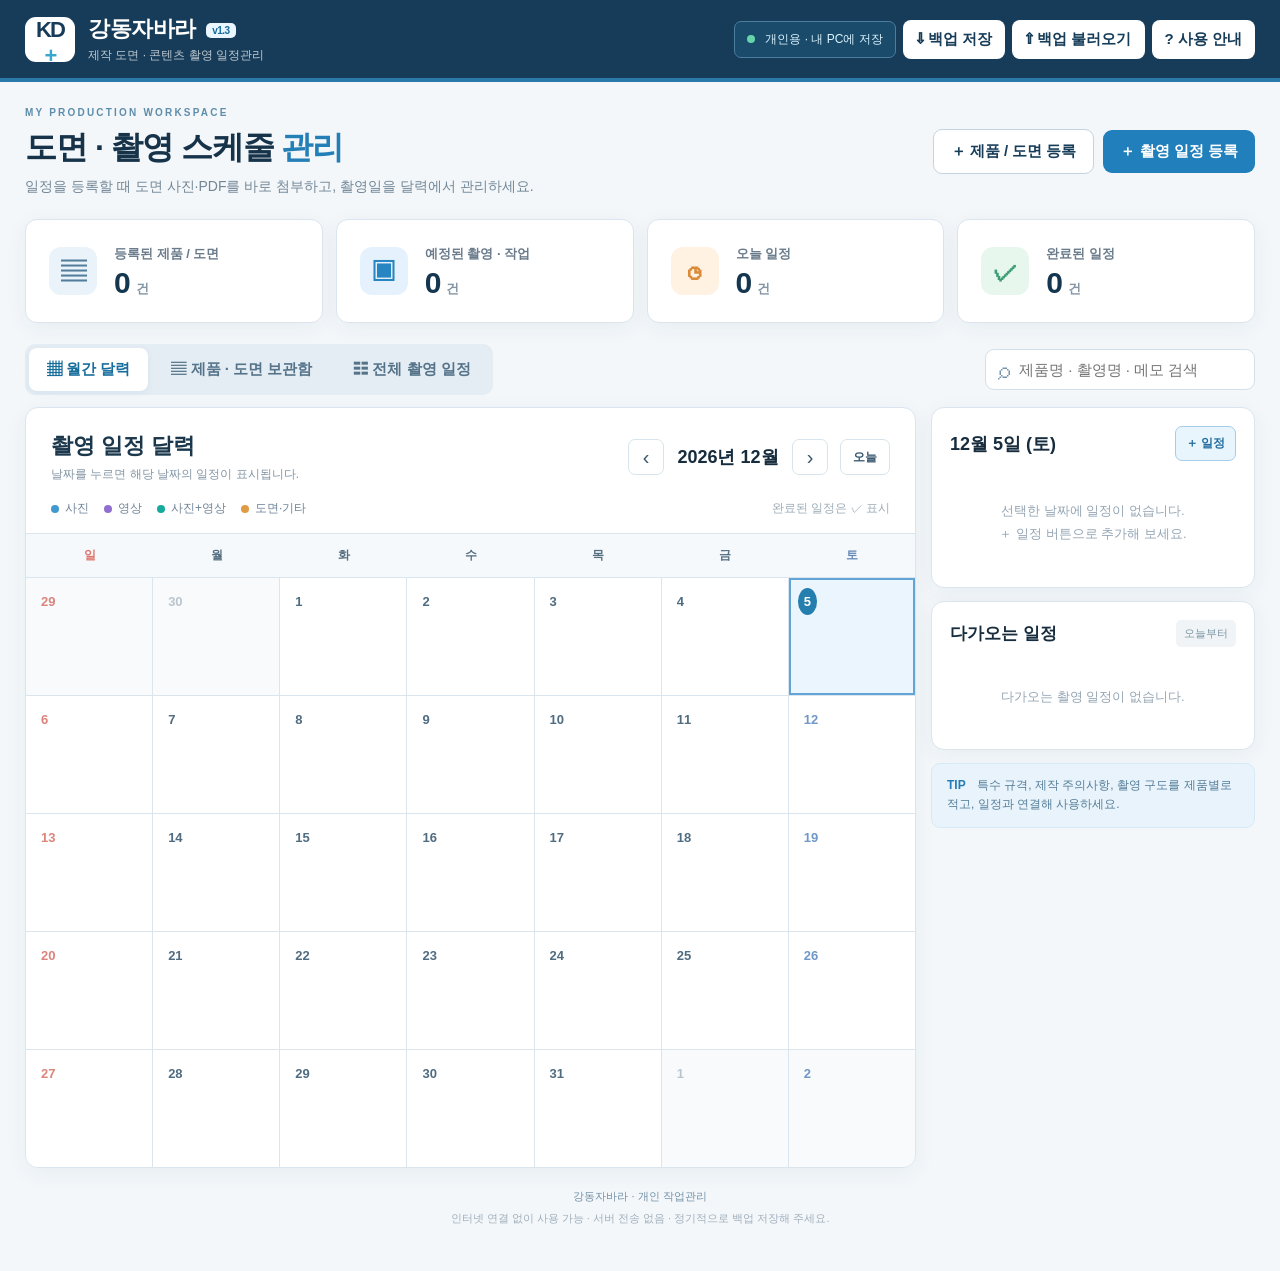
<file: index.html>
<!DOCTYPE html>
<html lang="ko">
<head>
  <meta charset="UTF-8">
  <meta name="viewport" content="width=device-width, initial-scale=1">
  <meta name="theme-color" content="#173c59">
  <meta name="color-scheme" content="light">
  <title>강동자바라 | 도면·촬영 일정관리 v1.3</title>
  <link rel="stylesheet" href="style.css?v=1.3">
</head>
<body>
  <header class="site-header">
    <div class="header-inner">
      <div class="brand">
        <div class="brand-mark">KD<span>+</span></div>
        <div><div class="brand-name">강동자바라 <span class="app-version">v1.3</span></div><div class="brand-sub">제작 도면 · 콘텐츠 촬영 일정관리</div></div>
      </div>
      <div class="header-actions">
        <span class="local-pill"><i></i> 개인용 · 내 PC에 저장</span>
        <button type="button" class="header-btn" id="backupBtn" title="도면과 일정을 파일로 백업">⇩ 백업 저장</button>
        <button type="button" class="header-btn" id="restoreBtn">⇧ 백업 불러오기</button>
        <button type="button" class="header-btn header-help" id="helpBtn" title="사용 방법">? 사용 안내</button>
        <input type="file" id="restoreInput" accept=".json,application/json" hidden>
      </div>
    </div>
  </header>

  <main class="app-wrap">
    <div class="page-intro">
      <div><div class="eyebrow">MY PRODUCTION WORKSPACE</div><h1>도면 · 촬영 스케줄 <span>관리</span></h1><p>일정을 등록할 때 도면 사진·PDF를 바로 첨부하고, 촬영일을 달력에서 관리하세요.</p></div>
      <div class="intro-actions"><button type="button" class="btn btn-ghost" id="newProjectBtn">＋ 제품 / 도면 등록</button><button type="button" class="btn btn-primary" id="newEventBtn">＋ 촬영 일정 등록</button></div>
    </div>

    <section class="stat-grid" aria-label="현황">
      <button class="stat-card" data-stat="projects" type="button"><span class="stat-icon paper-icon">▤</span><span><small>등록된 제품 / 도면</small><b id="statsProducts">0<span>건</span></b></span></button>
      <button class="stat-card" data-stat="upcoming" type="button"><span class="stat-icon blue-icon">▣</span><span><small>예정된 촬영 · 작업</small><b id="statsUpcoming">0<span>건</span></b></span></button>
      <button class="stat-card" data-stat="today" type="button"><span class="stat-icon amber-icon">◷</span><span><small>오늘 일정</small><b id="statsToday">0<span>건</span></b></span></button>
      <button class="stat-card" data-stat="done" type="button"><span class="stat-icon green-icon">✓</span><span><small>완료된 일정</small><b id="statsDone">0<span>건</span></b></span></button>
    </section>

    <div class="toolbar">
      <div class="tabs" role="tablist" aria-label="관리 화면 선택">
        <button type="button" role="tab" class="tab active" data-tab="calendar" aria-selected="true">▦ 월간 달력</button>
        <button type="button" role="tab" class="tab" data-tab="projects" aria-selected="false">▤ 제품 · 도면 보관함</button>
        <button type="button" role="tab" class="tab" data-tab="schedule" aria-selected="false">☷ 전체 촬영 일정</button>
      </div>
      <div class="search-holder"><span>⌕</span><input id="searchInput" type="search" placeholder="제품명 · 촬영명 · 메모 검색" aria-label="검색"></div>
    </div>

    <div id="calendarView" class="view active">
      <div class="calendar-layout">
        <section class="panel calendar-panel">
          <div class="panel-titlebar">
            <div><h2>촬영 일정 달력</h2><p>날짜를 누르면 해당 날짜의 일정이 표시됩니다.</p></div>
            <div class="month-nav"><button type="button" id="prevMonth" aria-label="이전 달">‹</button><strong id="monthLabel">2026년 10월</strong><button type="button" id="nextMonth" aria-label="다음 달">›</button><button type="button" class="today-btn" id="todayBtn">오늘</button></div>
          </div>
          <div class="legend"><span><i class="dot photo"></i>사진</span><span><i class="dot video"></i>영상</span><span><i class="dot both"></i>사진+영상</span><span><i class="dot drawing"></i>도면·기타</span><span class="legend-note">완료된 일정은 ✓ 표시</span></div>
          <div class="weekdays"><span>일</span><span>월</span><span>화</span><span>수</span><span>목</span><span>금</span><span>토</span></div>
          <div class="calendar-grid" id="calendarGrid" aria-label="촬영 일정 달력"></div>
        </section>
        <aside class="calendar-side">
          <section class="panel side-panel">
            <div class="side-top"><div class="side-date" id="selectedLabel">선택한 날짜</div><button type="button" class="small-plus" id="addSelectedDate" title="선택 날짜에 일정 추가">＋ 일정</button></div>
            <div id="selectedEvents" class="selected-list"></div>
          </section>
          <section class="panel side-panel upcoming-panel">
            <div class="side-top"><h3>다가오는 일정</h3><span class="mini-tag">오늘부터</span></div>
            <div id="upcomingEvents" class="upcoming-list"></div>
          </section>
          <div class="guide-strip"><strong>TIP</strong> 특수 규격, 제작 주의사항, 촬영 구도를 제품별로 적고, 일정과 연결해 사용하세요.</div>
        </aside>
      </div>
    </div>

    <div id="projectsView" class="view">
      <section class="panel full-panel">
        <div class="panel-titlebar"><div><h2>제품 · 도면 보관함</h2><p>제품별 도면, 치수, 특이사항과 촬영 메모를 한곳에서 확인합니다.</p></div><button type="button" class="btn btn-primary" id="newProjectBtn2">＋ 새 제품 등록</button></div>
        <div class="filter-row"><label for="projectCategory">제품 종류</label><select id="projectCategory"><option value="all">전체 종류</option><option>스텐 자바라 대문</option><option>폴딩도어</option><option>방범창</option><option>안전난간대</option><option>차양 · 캐노피</option><option>렉산</option><option>기타 제작품</option></select><span id="projectResult" class="filter-result"></span></div>
        <div id="projectGrid" class="project-grid"></div>
      </section>
    </div>

    <div id="scheduleView" class="view">
      <section class="panel full-panel">
        <div class="panel-titlebar"><div><h2>전체 촬영 · 제작 일정</h2><p>사진 · 영상 촬영과 도면 확인 일정을 상태별로 정리합니다.</p></div><button type="button" class="btn btn-primary" id="newEventBtn2">＋ 새 일정 등록</button></div>
        <div class="filter-row"><label for="eventStatusFilter">진행 상태</label><select id="eventStatusFilter"><option value="all">전체</option><option value="planned">예정</option><option value="doing">진행중</option><option value="done">완료</option></select><label for="eventTypeFilter">구분</label><select id="eventTypeFilter"><option value="all">전체</option><option value="photo">사진</option><option value="video">영상</option><option value="both">사진 + 영상</option><option value="drawing">도면 확인</option><option value="other">기타</option></select><span id="eventResult" class="filter-result"></span></div>
        <div class="table-scroll"><table class="schedule-table"><thead><tr><th>날짜 / 시간</th><th>촬영 및 작업 내용</th><th>관련 제품</th><th>진행 상태</th><th>관리</th></tr></thead><tbody id="scheduleRows"></tbody></table></div>
      </section>
    </div>

    <footer class="site-footer">강동자바라 · 개인 작업관리 <span>인터넷 연결 없이 사용 가능 · 서버 전송 없음 · 정기적으로 백업 저장해 주세요.</span></footer>
  </main>

  <div class="modal-backdrop" id="projectModal" hidden>
    <div class="modal modal-wide" role="dialog" aria-modal="true" aria-labelledby="projectModalTitle">
      <div class="modal-head"><div><small>PRODUCT & DRAWING</small><h2 id="projectModalTitle">제품 / 도면 등록</h2></div><button type="button" class="icon-close" data-close="projectModal" aria-label="닫기">×</button></div>
      <form id="projectForm">
        <div class="modal-body">
          <div class="form-grid two">
            <label class="field">제품명 <em>*</em><input id="pName" required maxlength="100" placeholder="예: 경사형 스텐 안전난간대"></label>
            <label class="field">제품 종류<select id="pCategory"><option>스텐 자바라 대문</option><option>폴딩도어</option><option>방범창</option><option>안전난간대</option><option>차양 · 캐노피</option><option>렉산</option><option selected>기타 제작품</option></select></label>
            <label class="field">현장명 / 고객명<input id="pCustomer" maxlength="120" placeholder="선택 입력"></label>
            <label class="field">규격 / 치수<input id="pSize" maxlength="150" placeholder="예: W2400 × H1100, SUS304"></label>
          </div>
          <div class="form-grid two">
            <label class="field">제작 특이사항<textarea id="pSpecial" rows="4" placeholder="일반 제품과 다른 점, 용접 위치, 주의해야 할 치수 등"></textarea></label>
            <label class="field">촬영 포인트 / 필요한 장면<textarea id="pShots" rows="4" placeholder="예: 전체 정면 1장, 경사면 연결 부위 확대, 설치 전후 비교"></textarea></label>
          </div>
          <div class="file-row">
            <section class="file-panel"><div class="file-header"><h3>▤ 도면 · 치수 자료</h3><span>사진 / PDF / 직접 스케치</span></div><label class="upload-zone" for="drawingInput">＋ 도면 또는 치수 사진 추가<input id="drawingInput" type="file" multiple accept="image/*,.pdf,application/pdf" hidden></label><div class="files-list" id="drawingsList"></div></section>
            <section class="file-panel"><div class="file-header"><h3>▧ 참고 제품 사진 · 짧은 영상</h3><span>촬영 전 참고 자료</span></div><label class="upload-zone" for="referenceInput">＋ 사진 / 참고 영상 추가<input id="referenceInput" type="file" multiple accept="image/*,video/*" hidden></label><div class="files-list" id="referencesList"></div></section>
          </div>
          <div class="sketch-toggle"><button type="button" id="toggleSketch" class="link-btn">✎ 직접 간단 도면 스케치하기 <span>▾</span></button><small>마우스 또는 터치로 그린 뒤 도면으로 저장할 수 있습니다.</small></div>
          <div class="sketch-box" id="sketchBox" hidden><canvas id="sketchCanvas" width="1000" height="460" aria-label="제품 도면 스케치 영역"></canvas><div class="sketch-tools"><span>검정 펜 · 자유 스케치</span><div><button type="button" class="btn btn-outline btn-compact" id="undoSketch">↶ 한 획 취소</button><button type="button" class="btn btn-outline btn-compact" id="clearSketch">전체 지우기</button><button type="button" class="btn btn-primary btn-compact" id="saveSketch">＋ 스케치 도면 추가</button></div></div></div>
        </div>
        <div class="modal-foot"><button type="button" class="btn btn-outline" data-close="projectModal">취소</button><button type="submit" class="btn btn-primary" id="projectSaveBtn">제품 · 도면 저장</button></div>
      </form>
    </div>
  </div>

  <div class="modal-backdrop" id="eventModal" hidden>
    <div class="modal modal-wide" role="dialog" aria-modal="true" aria-labelledby="eventModalTitle">
      <div class="modal-head"><div><small>SHOOTING & WORK SCHEDULE</small><h2 id="eventModalTitle">새 촬영 일정</h2></div><button type="button" class="icon-close" data-close="eventModal" aria-label="닫기">×</button></div>
      <form id="eventForm"><div class="modal-body">
        <div class="event-entry-guide">1. 작업 제목과 날짜 입력 <span>→</span> 2. 도면 첨부 <span>→</span> 3. 일정 저장</div>
        <div class="form-grid two event-primary-fields">
          <label class="field">작업 / 촬영 제목 <em>*</em><input id="eTitle" required maxlength="120" placeholder="예: 특수 난간 제작과정 촬영"></label>
          <label class="field">날짜 <em>*</em><input id="eDate" type="date" required></label>
          <label class="field">시작 시간<input id="eTime" type="time"></label>
          <label class="field">일정 구분<select id="eType"><option value="photo">사진 촬영</option><option value="video">영상 촬영</option><option value="both">사진 + 영상 촬영</option><option value="drawing">도면 확인 · 제작 체크</option><option value="other">기타 작업</option></select></label>
        </div>
        <section class="file-panel event-drawing-panel event-drawing-front" aria-label="일정 도면 첨부">
          <div class="file-header">
            <h3>📎 도면 · 사진 · PDF 첨부 <span class="attach-accent">일정 등록과 함께 저장</span> <b id="eventDrawingCount" class="event-drawing-count">0개</b></h3>
            <span>이 일정에 필요한 특수제품 도면을 여기에 직접 올려주세요. 별도의 제품 등록은 필요 없습니다.</span>
          </div>
          <label class="upload-zone event-upload" for="eventDrawingInput" tabindex="0" role="button">＋ 여기를 눌러 도면 파일 선택하기<input id="eventDrawingInput" type="file" multiple accept="image/*,.pdf,application/pdf" hidden></label>
          <div class="files-list" id="eventDrawingsList" aria-live="polite"><div class="file-empty">아직 첨부한 도면이 없습니다.</div></div>
          <p class="upload-hint">여러 장 첨부 가능 · JPG/PNG/이미지/PDF · 파일당 25MB 이하 · 일정 저장 버튼을 눌러야 저장됩니다.</p>
          <div id="linkedProjectDrawings" class="linked-drawings" hidden></div>
        </section>
        <div class="event-extra-title">추가 일정 정보 <span>필요한 항목만 입력하세요</span></div>
        <div class="form-grid two">
          <label class="field">관련 제품 / 도면<select id="eProject"><option value="">연결 안 함 (독립 일정)</option></select></label>
          <label class="field">진행 상태<select id="eStatus"><option value="planned">예정</option><option value="doing">진행중</option><option value="done">완료</option></select></label>
          <label class="field full">촬영 장소 / 작업 위치<input id="eLocation" maxlength="150" placeholder="예: 강동자바라 공장 / 설치 현장"></label>
          <label class="field full">촬영 체크리스트 <span class="field-hint">한 줄에 한 항목씩 입력</span><textarea id="eChecklist" rows="4" placeholder="제품 전체 모습 촬영&#10;가공 과정 영상&#10;특수 연결 부위 클로즈업&#10;완성품 정면 사진"></textarea></label>
          <label class="field full">준비물 / 특이사항<textarea id="eMemo" rows="3" placeholder="예: 고프로 배터리, 삼각대 준비 / 시제품 조립 전에 먼저 촬영"></textarea></label>
        </div>
      </div><div class="modal-foot"><button type="button" class="btn btn-outline" data-close="eventModal">취소</button><button type="submit" class="btn btn-primary" id="eventSaveBtn">일정 저장</button></div></form>
    </div>
  </div>

  <div class="modal-backdrop" id="detailModal" hidden><div class="modal modal-wide" role="dialog" aria-modal="true" aria-labelledby="detailTitle"><div class="modal-head"><div><small>PRODUCT DETAIL</small><h2 id="detailTitle">제품 정보</h2></div><button type="button" class="icon-close" data-close="detailModal" aria-label="닫기">×</button></div><div class="modal-body" id="detailContent"></div><div class="modal-foot"><button type="button" class="btn btn-outline" data-close="detailModal">닫기</button><button type="button" class="btn btn-primary" id="detailAddEvent">＋ 이 제품 촬영 일정</button><button type="button" class="btn btn-outline" id="detailEdit">제품 수정</button><button type="button" class="btn btn-danger-soft" id="detailDelete">삭제</button></div></div></div>
  <div class="modal-backdrop" id="helpModal" hidden><div class="modal" role="dialog" aria-modal="true" aria-labelledby="helpTitle"><div class="modal-head"><div><small>USER GUIDE</small><h2 id="helpTitle">사용 안내 · 데이터 보관</h2></div><button type="button" class="icon-close" data-close="helpModal" aria-label="닫기">×</button></div><div class="modal-body help-copy"><h3>① 제품 / 도면 먼저 등록</h3><p>특이 제작품의 이름, 규격, 주의사항을 입력하고 도면(PDF·이미지), 참고 사진을 첨부하세요. 화면에서 직접 간단 스케치도 가능합니다.</p><h3>② 촬영 · 작업 일정 등록 + 도면 첨부</h3><p>촬영 일정을 입력할 때 제목과 날짜 바로 아래의 <strong>‘도면 · 사진 · PDF 첨부’</strong>에서 이미지 또는 PDF를 직접 올릴 수 있습니다. 별도로 제품을 등록할 필요가 없습니다. 달력에서 날짜를 선택하면 도면 파일을 바로 열 수 있습니다. 기존 제품과 연결한 경우 제품 보관함의 도면도 표시됩니다.</p><h3>③ 촬영 체크리스트 활용</h3><p>일정마다 필요한 촬영 장면을 항목별로 입력해 두고, 촬영하면서 체크 표시하세요.</p><h3>④ 개인 데이터와 백업</h3><p>내용은 현재 사용 중인 브라우저 내부 저장공간(IndexedDB)에만 저장됩니다. 서버·Supabase·다른 직원의 기기와 동기화하지 않습니다. 브라우저 데이터 삭제나 PC 교체 시 사라질 수 있으므로 <strong>상단의 ‘백업 저장’을 주기적으로 눌러 JSON 파일을 안전하게 보관</strong>하세요.</p><div class="help-warning">※ 이 파일을 GitHub Pages에 올리면 프로그램 화면 주소 자체는 공개될 수 있습니다. 혼자만 사용하려면 PC에서 index.html 파일을 직접 여는 방식이 가장 간단합니다. 다른 브라우저나 PC로 옮길 때는 백업 파일을 가져오세요.</div><p class="small-note">첨부 파일: 이미지/PDF 최대 25MB, 참고 영상 최대 60MB(파일당). 촬영한 긴 원본 영상은 별도로 보관하고 여기에는 일정·참고 자료 위주로 등록하는 것을 권장합니다.</p></div><div class="modal-foot"><button type="button" class="btn btn-primary" data-close="helpModal">확인</button></div></div></div>
  <div class="toast" id="toast" role="status" aria-live="polite"></div>
  <script src="app.js?v=1.3"></script>
</body>
</html>
</file>
<file: style.css>
:root{--navy:#173c59;--navy2:#102e46;--blue:#217fbb;--blue-dark:#146caa;--bg:#f3f7fa;--paper:#fff;--line:#dbe5ee;--text:#172c3d;--muted:#728696;--light:#edf5fb;--shadow:0 5px 22px rgba(18,52,80,.05)}
*{box-sizing:border-box}html{scroll-behavior:smooth}body{margin:0;background:var(--bg);color:var(--text);font-family:Arial,"Malgun Gothic","Apple SD Gothic Neo",sans-serif;font-size:15px}button,input,textarea,select{font:inherit}button{cursor:pointer}button:focus-visible,a:focus-visible,input:focus-visible,select:focus-visible,textarea:focus-visible{outline:3px solid #80b9e6;outline-offset:2px}button:disabled{opacity:.5;cursor:not-allowed}[hidden]{display:none!important}.site-header{background:var(--navy);color:white;border-bottom:4px solid #287aaa}.header-inner{max-width:1580px;margin:auto;min-height:78px;padding:13px 25px;display:flex;justify-content:space-between;align-items:center;gap:20px}.brand{display:flex;align-items:center;gap:13px}.brand-mark{height:45px;width:50px;border-radius:11px;background:#fff;color:var(--navy);font-weight:900;font-size:22px;display:grid;place-items:center;letter-spacing:-2px}.brand-mark span{color:#38a7ce}.brand-name{font-size:22px;font-weight:900;letter-spacing:-.5px}.brand-sub{font-size:12px;opacity:.72;margin-top:3px}.header-actions{display:flex;gap:7px;align-items:center;flex-wrap:wrap}.local-pill{font-size:12px;border:1px solid #4c7d9e;background:#1b4b6b;border-radius:7px;padding:9px 12px;color:#dbf4ff;white-space:nowrap}.local-pill i{display:inline-block;background:#65d4ab;width:8px;height:8px;border-radius:50%;margin-right:7px}.header-btn{background:#fff;color:#173d59;border:0;border-radius:8px;padding:10px 13px;font-weight:800;white-space:nowrap}.header-btn:hover{background:#e1f2fd}.app-wrap{max-width:1580px;margin:0 auto;padding:25px 25px 45px}.page-intro{display:flex;justify-content:space-between;align-items:center;gap:16px;margin:0 0 23px}.eyebrow{letter-spacing:2.2px;color:#5e8dab;font-size:10px;font-weight:900;margin-bottom:8px}.page-intro h1{margin:0;color:#17334a;letter-spacing:-1px;font-size:32px;font-weight:900}.page-intro h1 span{color:#247fb7}.page-intro p{color:var(--muted);font-size:14px;margin:8px 0 0}.intro-actions{display:flex;align-items:center;gap:9px}.btn{border:0;border-radius:9px;padding:12px 17px;font-weight:800;white-space:nowrap}.btn-primary{background:var(--blue);color:white}.btn-primary:hover{background:var(--blue-dark)}.btn-ghost{background:#fff;color:#173d59;border:1px solid #c4d4e0}.btn-ghost:hover,.btn-outline:hover{background:#e8f4fb}.btn-outline{background:#fff;color:#1e4967;border:1px solid #cbd9e3}.btn-compact{padding:8px 10px;font-size:13px}.btn-danger-soft{background:#fff2f0;color:#ba4d40;border:1px solid #f3d5ce}.btn-danger-soft:hover{background:#ffe6e2}.stat-grid{display:grid;grid-template-columns:repeat(4,minmax(0,1fr));gap:13px;margin-bottom:21px}.stat-card{background:white;border:1px solid var(--line);border-radius:12px;box-shadow:var(--shadow);min-height:104px;padding:22px 23px;display:flex;align-items:center;text-align:left;gap:17px}.stat-card:hover{border-color:#9fc8e5;transform:translateY(-1px)}.stat-icon{display:grid;place-items:center;border-radius:12px;width:48px;height:48px;font-size:25px;font-weight:800;flex-shrink:0}.paper-icon{background:#eaf3f9;color:#527e9b}.blue-icon{background:#e5f2fd;color:#2786c1}.amber-icon{background:#fff2e2;color:#db8a37}.green-icon{background:#e8f7ed;color:#3d9d72}.stat-card small{font-size:13px;color:#6a7c8b;display:block;margin-bottom:5px;font-weight:700}.stat-card b{font-size:30px;line-height:1;color:#15364f}.stat-card b span{font-size:13px;margin-left:5px;color:#8496a5}.toolbar{display:flex;justify-content:space-between;align-items:center;gap:15px;margin-bottom:12px}.tabs{display:flex;gap:5px;padding:4px;border-radius:10px;background:#e4edf4}.tab{border:0;background:none;color:#557389;border-radius:8px;padding:12px 18px;font-weight:900;white-space:nowrap}.tab.active{background:#fff;color:#176d9c;box-shadow:0 2px 7px #25527410}.search-holder{display:flex;align-items:center;gap:9px;border:1px solid #d4e0e9;border-radius:9px;background:#fff;padding:0 12px;min-width:270px}.search-holder span{color:#7294ac;font-size:24px}.search-holder input{border:0;width:100%;padding:11px 0;color:#214156;outline:none;min-width:0;background:transparent}.view{display:none}.view.active{display:block}.calendar-layout{display:grid;grid-template-columns:minmax(0,1fr) 324px;gap:15px;align-items:start}.panel{background:#fff;border:1px solid var(--line);border-radius:13px;box-shadow:var(--shadow);min-width:0}.calendar-panel{overflow:hidden}.panel-titlebar{display:flex;align-items:center;justify-content:space-between;gap:14px;padding:23px 25px 17px}.panel-titlebar h2{font-size:22px;margin:0;color:#1b374b}.panel-titlebar p{font-size:12px;color:#8295a4;margin:5px 0 0}.month-nav{display:flex;gap:7px;align-items:center}.month-nav button{height:36px;min-width:36px;padding:0 9px;border:1px solid #d8e4ec;background:#fff;border-radius:7px;font-size:20px;color:#38576e}.month-nav button:hover{background:#eff8ff}.month-nav strong{font-size:18px;min-width:114px;text-align:center}.month-nav .today-btn{font-size:12px;font-weight:800;margin-left:5px;padding:0 12px}.legend{padding:0 25px 16px;display:flex;flex-wrap:wrap;align-items:center;gap:15px;color:#708497;font-size:12px;border-bottom:1px solid var(--line)}.legend span{display:flex;align-items:center;gap:6px}.legend .legend-note{margin-left:auto;color:#9cabb7}.dot{height:8px;width:8px;border-radius:50%;display:inline-block;flex-shrink:0}.dot.photo{background:#4099cf}.dot.video{background:#906fd0}.dot.both{background:#17a99b}.dot.drawing{background:#e09c45}.weekdays{display:grid;grid-template-columns:repeat(7,minmax(0,1fr));background:#f6f9fc}.weekdays span{padding:13px 0;color:#556e80;font-size:12px;font-weight:800;text-align:center}.weekdays span:first-child{color:#df746a}.weekdays span:last-child{color:#6589b7}.calendar-grid{display:grid;grid-template-columns:repeat(7,minmax(0,1fr));background:var(--line);gap:1px;border-top:1px solid var(--line)}.day-cell{min-width:0;min-height:117px;background:white;padding:10px 9px 8px;cursor:pointer;transition:background .1s;display:flex;flex-direction:column;gap:5px;position:relative}.day-cell:hover{background:#f6fbff}.day-cell.outside{background:#f8fafc}.day-cell.outside .day-num{color:#bbc5ce}.day-cell.selected{background:#eaf5fe;box-shadow:inset 0 0 0 2px #62a4d5;z-index:1}.day-cell.today:not(.selected){background:#f2f9ff}.day-top{display:flex;justify-content:space-between;align-items:center}.day-num{font-size:13px;color:#506c80;font-weight:900;padding:4px 6px;border-radius:50%;line-height:19px}.day-cell.today .day-num{background:#247eae;color:#fff}.day-cell.sun:not(.today) .day-num{color:#dc847b}.day-cell.sat:not(.today) .day-num{color:#6f97c8}.day-items{display:flex;flex-direction:column;gap:3px;min-width:0}.cal-event{display:flex;align-items:center;gap:4px;border:0;border-left:3px solid #4597c9;border-radius:4px;background:#e9f4fc;padding:4px 5px;color:#1d6088;font-size:11px;line-height:1.2;min-width:0;text-align:left;width:100%}.cal-event.video{border-color:#986cc4;background:#f3edfa;color:#76569d}.cal-event.both{border-color:#18a89b;background:#e8f7f3;color:#25827b}.cal-event.drawing,.cal-event.other{border-color:#dfa85a;background:#fff6e9;color:#956731}.cal-event.is-done{opacity:.62;text-decoration:line-through}.cal-event .cal-event-text{overflow:hidden;text-overflow:ellipsis;white-space:nowrap;flex:1}.more-events{font-size:10px;color:#66859a;font-weight:800;padding:1px 6px}.calendar-side{display:flex;flex-direction:column;gap:13px}.side-panel{padding:18px}.side-top{display:flex;justify-content:space-between;align-items:center;gap:10px;margin-bottom:15px}.side-date{font-weight:900;font-size:18px}.small-plus{font-size:12px;border:1px solid #a5cde8;background:#e9f5fd;color:#246e9f;padding:8px 10px;border-radius:7px;font-weight:900;white-space:nowrap}.small-plus:hover{background:#d9eeff}.selected-list,.upcoming-list{display:flex;flex-direction:column;gap:10px}.empty-small{text-align:center;color:#94a5b4;padding:23px 6px;font-size:13px;line-height:1.8}.selected-event{border:1px solid #e2eaf0;border-radius:9px;padding:13px;position:relative}.selected-event h4{font-size:14px;line-height:1.4;margin:7px 0 6px;overflow-wrap:anywhere}.selected-event .small-meta{font-size:12px;color:#728697;line-height:1.7}.selected-event .se-actions{display:flex;gap:5px;margin-top:12px}.tiny-btn{border:1px solid #cbdce8;background:#fff;padding:6px 9px;border-radius:6px;font-size:11px;font-weight:900;color:#356686}.tiny-btn:hover{background:#ecf7ff}.tiny-btn.action-danger{border-color:#f2d9d9;color:#b86e65}.tag{display:inline-block;border-radius:4px;background:#e6f1f8;padding:4px 7px;color:#30729c;font-size:10px;font-weight:900}.tag.video{background:#f0eafa;color:#8962b2}.tag.both{background:#e2f6f0;color:#208674}.tag.drawing,.tag.other{background:#fff1dc;color:#af7b36}.status-tag{display:inline-block;border-radius:5px;padding:5px 8px;font-size:11px;font-weight:900;color:#9a6422;background:#fff1de}.status-tag.doing{color:#296eaf;background:#eaf2ff}.status-tag.done{color:#23794b;background:#e8f8ed}.mini-tag{background:#f0f4f7;border-radius:5px;padding:6px 8px;font-size:11px;color:#7d97a6}.side-top h3{font-size:17px;margin:0}.upcoming-item{display:grid;grid-template-columns:47px 1fr;gap:10px;text-align:left;border:0;background:#f7fafc;padding:11px;border-radius:8px;width:100%;color:var(--text)}.upcoming-item:hover{background:#edf5fc}.upcoming-day{border-right:1px solid #d7e4ec;padding-right:8px;text-align:center;color:#688498;font-size:11px}.upcoming-day b{font-size:20px;display:block;color:#196d9a}.upcoming-text{min-width:0;font-size:12px}.upcoming-text b{display:block;line-height:1.4;overflow:hidden;text-overflow:ellipsis;white-space:nowrap}.upcoming-text span{display:block;color:#8195a3;font-size:11px;margin-top:4px}.guide-strip{border-radius:9px;background:#e8f3fb;border:1px solid #d6eaf6;padding:12px 15px;color:#557d98;font-size:12px;line-height:1.6}.guide-strip strong{color:#237bb7;margin-right:8px}.full-panel{padding-bottom:20px;min-height:410px}.filter-row{display:flex;flex-wrap:wrap;align-items:center;gap:9px;padding:0 24px 18px;border-bottom:1px solid #e7edf2}.filter-row label{font-size:12px;color:#657e8c;font-weight:800}.filter-row select{border:1px solid #cddce6;background:#fff;border-radius:7px;padding:8px 11px;color:#3a5b70;font-size:13px;min-width:145px}.filter-result{color:#8b9dad;font-size:12px;margin-left:auto}.project-grid{padding:23px;display:grid;grid-template-columns:repeat(3,minmax(0,1fr));gap:15px}.project-card{border:1px solid #dce6ee;border-radius:12px;overflow:hidden;box-shadow:0 4px 14px #244c7310;display:flex;flex-direction:column;cursor:pointer;transition:transform .1s,border-color .1s}.project-card:hover{border-color:#91bfdf;transform:translateY(-2px)}.project-thumb{height:148px;background:#f0f5f9;display:grid;place-items:center;color:#96b4c9;position:relative;overflow:hidden}.project-thumb img{width:100%;height:100%;object-fit:cover}.project-thumb .placeholder-icon{font-size:50px;opacity:.7}.project-thumb .category-chip{position:absolute;top:10px;left:10px;background:#fff;box-shadow:0 2px 8px #0001;border-radius:5px;color:#3c7294;padding:6px 9px;font-size:11px;font-weight:900}.project-info{padding:14px 15px;flex:1}.project-info h3{font-size:17px;margin:0 0 9px;line-height:1.5;overflow-wrap:anywhere}.project-info p{font-size:12px;margin:5px 0;color:#718699;line-height:1.6;white-space:nowrap;overflow:hidden;text-overflow:ellipsis}.project-info .project-note{white-space:normal;display:-webkit-box;-webkit-line-clamp:2;-webkit-box-orient:vertical;overflow:hidden}.project-foot{border-top:1px solid #eaf0f4;display:flex;align-items:center;justify-content:space-between;gap:8px;padding:11px 14px;color:#7291a7;font-size:11px;font-weight:800}.project-foot button{border:0;background:#eef7fd;color:#237ba8;border-radius:6px;padding:7px 10px;font-weight:900;font-size:12px}.empty-large{grid-column:1/-1;text-align:center;padding:68px 15px;color:#8a9eae}.empty-large .empty-icon{font-size:45px;color:#b4cddd}.empty-large h3{font-size:18px;color:#59778a;margin:7px 0}.empty-large p{font-size:13px}.table-scroll{overflow-x:auto}.schedule-table{border-collapse:collapse;width:100%;min-width:700px}.schedule-table th{text-align:left;background:#f8fafc;color:#6f8493;font-size:12px;padding:14px 18px;border-bottom:1px solid #e5eef4}.schedule-table td{padding:17px 18px;border-bottom:1px solid #e9eff4;vertical-align:middle}.schedule-table tbody tr:hover{background:#fbfdff}.table-date{color:#456b84;font-weight:900;font-size:13px;white-space:nowrap}.table-date span{display:block;color:#98a9b7;font-size:12px;margin-top:5px;font-weight:600}.table-title{font-size:15px;font-weight:900;color:#1c3b51}.table-sub{font-size:12px;color:#8aa0b0;margin-top:6px;max-width:480px;overflow:hidden;text-overflow:ellipsis;white-space:nowrap}.table-project{font-size:13px;color:#587890}.table-actions{display:flex;gap:6px}.blank-row td{text-align:center;color:#8ba0ad;padding:65px}.site-footer{text-align:center;margin-top:21px;font-size:11px;color:#7190a5}.site-footer span{display:block;margin-top:7px;color:#a0afbc}
/* Dialogs */
.modal-backdrop{position:fixed;inset:0;background:#0b243ac0;z-index:30;display:flex;align-items:center;justify-content:center;padding:25px;overflow-y:auto}.modal{background:#fff;border-radius:15px;box-shadow:0 18px 80px #0004;width:min(700px,100%);max-height:calc(100vh - 50px);display:flex;flex-direction:column;overflow:hidden}.modal-wide{width:min(970px,100%)}.modal-head{flex-shrink:0;display:flex;align-items:center;justify-content:space-between;gap:15px;background:#f8fbfd;border-bottom:1px solid #dce8ef;padding:19px 26px}.modal-head small{color:#5597bc;font-size:10px;letter-spacing:1.6px;font-weight:900}.modal-head h2{margin:4px 0 0;color:#193951;font-size:23px}.icon-close{font-size:29px;border:0;background:#e7eff4;color:#456e86;border-radius:8px;width:35px;height:35px;line-height:28px}.modal form{display:flex;flex-direction:column;min-height:0}.modal-body{padding:22px 26px;overflow-y:auto;overscroll-behavior:contain}.modal-foot{padding:15px 26px;border-top:1px solid #e1e9ef;display:flex;justify-content:flex-end;gap:8px;background:#fcfdff;flex-wrap:wrap;flex-shrink:0}.form-grid{display:grid;gap:16px}.form-grid.two{grid-template-columns:repeat(2,minmax(0,1fr))}.field{display:flex;flex-direction:column;gap:7px;color:#31516a;font-size:13px;font-weight:900}.field em{color:#e86b52;font-style:normal}.field .field-hint{font-size:11px;color:#839bab;font-weight:500}.field.full{grid-column:1/-1}.field input,.field select,.field textarea{border:1px solid #cbdce8;border-radius:8px;padding:12px 13px;background:#fff;outline:none;color:#19394c;width:100%;min-width:0;font-weight:500}.field input:focus,.field select:focus,.field textarea:focus{border-color:#54a6da;box-shadow:0 0 0 3px #c4e9ff8a}.field textarea{resize:vertical;line-height:1.5}.field input::placeholder,.field textarea::placeholder{color:#afbdc7}.file-row{display:grid;grid-template-columns:1fr 1fr;gap:14px;margin-top:19px}.file-panel{border:1px solid #dbe6ed;border-radius:10px;padding:14px;min-width:0}.file-header{margin-bottom:12px}.file-header h3{font-size:14px;margin:0;color:#2b546c}.file-header span{font-size:10px;color:#92a6b5}.upload-zone{display:block;text-align:center;cursor:pointer;border:1px dashed #99c2dc;border-radius:8px;padding:15px 8px;background:#f3faff;color:#227baa;font-size:12px;font-weight:900}.upload-zone:hover{background:#e9f5ff}.files-list{margin-top:11px;display:flex;flex-direction:column;gap:7px}.file-item{border:1px solid #e3ebf1;background:#fbfdfe;padding:8px;border-radius:7px;display:flex;align-items:center;gap:8px;min-width:0}.file-thumbnail{width:38px;height:38px;flex-shrink:0;object-fit:cover;background:#e7f1f8;border-radius:5px;display:grid;place-items:center;font-size:9px;font-weight:900;color:#527b9d}.file-item-info{flex:1;min-width:0}.file-item-info button{border:0;background:none;font-size:11px;color:#247aab;padding:0;text-align:left;overflow:hidden;text-overflow:ellipsis;white-space:nowrap;display:block;max-width:100%;font-weight:800}.file-item-info small{color:#9babb8;font-size:10px}.file-remove{border:0;background:#ffefed;color:#b94b47;padding:5px 7px;border-radius:5px;font-size:12px}.file-empty{font-size:11px;color:#acb8c2;text-align:center;padding:12px 0}.sketch-toggle{margin-top:17px;display:flex;align-items:center;gap:10px;flex-wrap:wrap}.link-btn{background:none;border:0;color:#227cae;font-weight:900;padding:6px 0}.sketch-toggle small{color:#97a9b7}.sketch-box{border:1px solid #cbdfe9;border-radius:10px;margin-top:7px;overflow:hidden}.sketch-box canvas{display:block;width:100%;height:auto;touch-action:none;background:white;cursor:crosshair}.sketch-tools{display:flex;align-items:center;justify-content:space-between;gap:10px;padding:10px;background:#f3f8fc}.sketch-tools span{color:#7c96a8;font-size:12px}.sketch-tools div{display:flex;flex-wrap:wrap;gap:5px}.help-copy{font-size:14px;line-height:1.75;color:#4d6a7e}.help-copy h3{color:#173e59;font-size:15px;margin:18px 0 4px}.help-copy h3:first-child{margin-top:0}.help-copy p{margin:5px 0 12px}.help-warning{background:#fff5e8;color:#92682b;border:1px solid #f1dbb6;border-radius:9px;padding:11px 13px;font-size:12px}.small-note{font-size:12px;color:#7e97a7}.detail-grid{display:grid;grid-template-columns:1fr 1fr;gap:15px}.detail-row{background:#f6f9fc;border-radius:8px;padding:12px}.detail-row strong{display:block;color:#7792a5;font-size:11px;margin-bottom:7px}.detail-row div{font-size:14px;color:#2a4c63;line-height:1.7;white-space:pre-wrap;overflow-wrap:anywhere}.detail-row.wide{grid-column:1/-1}.detail-section{margin:24px 0 6px}.detail-section h3{font-size:15px;color:#26516b;margin:0 0 13px;padding-bottom:10px;border-bottom:1px solid #e4edf3}.detail-files{display:grid;grid-template-columns:repeat(3,minmax(0,1fr));gap:10px}.detail-file{border:1px solid #e0e9ef;background:#fafcfe;border-radius:9px;padding:9px;cursor:pointer;text-align:left;color:#55758a;min-width:0}.detail-file:hover{border-color:#72b0d5}.detail-file .file-visual{height:94px;background:#eaf2f7;border-radius:6px;display:grid;place-items:center;color:#7a9cba;font-size:23px;overflow:hidden}.detail-file img{width:100%;height:100%;object-fit:cover}.detail-file span{display:block;margin-top:7px;font-size:11px;overflow:hidden;text-overflow:ellipsis;white-space:nowrap}.detail-related{margin-top:7px;display:grid;gap:7px}.detail-related button{text-align:left;background:#f5f9fc;border:1px solid #e2ebf1;border-radius:8px;padding:11px 12px;color:#416b86}.detail-related button:hover{background:#eaf5fc}.detail-related button span{font-size:11px;color:#7c98aa;display:block;margin-top:5px}.checklist-widget{margin-top:12px;background:#f7fafc;padding:10px;border-radius:8px}.checklist-widget strong{font-size:11px;color:#7090a5;display:block;margin-bottom:8px}.checklist-widget label{display:flex;align-items:flex-start;gap:7px;margin:6px 0;color:#4e6f82;font-size:12px;line-height:1.5}.checklist-widget input{accent-color:#2b92bf;margin-top:2px}.checklist-widget input:checked+span{text-decoration:line-through;color:#a0adba}.shot-progress{display:block;font-size:11px;color:#879aa9;margin-top:7px}.toast{position:fixed;z-index:90;bottom:28px;left:50%;transform:translateX(-50%);background:#173c59;color:#fff;border-radius:9px;padding:13px 18px;box-shadow:0 9px 30px #0003;font-size:13px;font-weight:900;opacity:0;pointer-events:none;transition:opacity .18s;max-width:min(700px,90vw);text-align:center}.toast.show{opacity:1}
@media(max-width:1240px){.calendar-layout{grid-template-columns:minmax(0,1fr) 280px}.day-cell{padding:8px 6px;min-height:105px}.project-grid{grid-template-columns:repeat(2,minmax(0,1fr))}.header-actions .local-pill{display:none}.page-intro h1{font-size:29px}}
@media(max-width:970px){.calendar-layout{grid-template-columns:1fr}.calendar-side{display:grid;grid-template-columns:1fr 1fr}.calendar-side .guide-strip{grid-column:1/-1}.day-cell{min-height:105px}.header-inner{flex-wrap:wrap}.header-actions{width:100%}.toolbar{flex-wrap:wrap}.search-holder{flex:1;min-width:200px}.stat-card{padding:15px;min-height:90px}.stat-icon{width:40px;height:40px}.stat-card b{font-size:25px}}
@media(max-width:690px){.app-wrap{padding:17px 11px}.header-inner{padding:11px}.page-intro{align-items:flex-start;flex-direction:column}.page-intro h1{font-size:25px}.intro-actions{width:100%}.intro-actions .btn{flex:1;padding:11px 9px;font-size:13px}.stat-grid{grid-template-columns:repeat(2,minmax(0,1fr));gap:8px}.stat-card{padding:12px;gap:9px}.stat-card small{font-size:11px}.stat-card b{font-size:25px}.tabs{width:100%;overflow-x:auto}.tab{padding:11px 10px;font-size:12px;flex:1}.toolbar{gap:9px}.search-holder{width:100%;flex:1}.panel-titlebar{padding:15px 13px;flex-direction:column;align-items:flex-start}.panel-titlebar h2{font-size:20px}.month-nav{width:100%;justify-content:space-between}.month-nav strong{min-width:0}.legend{padding:0 10px 12px;gap:8px}.legend .legend-note{display:none}.day-cell{min-height:78px;padding:5px 3px;gap:3px}.day-num{font-size:11px;padding:2px 4px}.cal-event{font-size:9px;padding:3px 2px}.more-events{font-size:9px;padding:0 3px}.weekdays span{padding:10px 0}.calendar-side{grid-template-columns:1fr}.filter-row{padding:0 14px 15px}.project-grid{grid-template-columns:1fr;padding:12px}.modal-backdrop{padding:7px}.modal{max-height:calc(100vh - 14px)}.modal-head,.modal-foot{padding:13px 15px}.modal-head h2{font-size:19px}.modal-body{padding:15px}.form-grid.two,.file-row,.detail-grid{grid-template-columns:1fr}.detail-row.wide,.field.full{grid-column:auto}.detail-files{grid-template-columns:repeat(2,1fr)}.sketch-tools{flex-direction:column;align-items:flex-start}.header-actions .header-btn{flex:1;padding:9px 5px;font-size:11px}.header-help{display:none}.local-pill{display:none}.site-footer{line-height:1.6}.project-thumb{height:125px}}

/* v1.2 · 일정 등록시 바로 도면 올리기 */
.event-drawing-panel{margin-top:19px;background:#f9fcff;border:1px solid #a8cde4;padding:18px}
.event-drawing-panel .file-header h3{font-size:17px;color:#174865}
.event-drawing-panel .file-header span{display:block;margin-top:6px;font-size:12px;line-height:1.6;color:#70899b}
.attach-accent{display:inline!important;margin-left:5px!important;background:#dff2ff;color:#1b81b7!important;border-radius:4px;padding:3px 6px;font-size:10px!important;font-weight:900;vertical-align:middle}
.event-upload{padding:17px;border:2px dashed #6ba9cc;background:white;font-size:15px;color:#196d9e}
.event-drawing-panel .files-list{display:grid;grid-template-columns:repeat(2,minmax(0,1fr));gap:8px}
.event-drawing-panel .file-empty{grid-column:1/-1;font-size:12px}
.event-drawing-panel .file-thumbnail img{width:100%;height:100%;object-fit:cover;border-radius:5px}
.event-drawing-panel .file-item-info button{font-size:12px}
.upload-hint{color:#7f97a8;font-size:11px;margin:10px 0 0}
.linked-drawings{border-top:1px solid #dceaf3;margin-top:16px;padding-top:14px}
.linked-drawings strong{display:block;color:#235879;font-size:13px;margin-bottom:9px}
.linked-drawings>div{display:flex;gap:6px;flex-wrap:wrap}
.linked-drawings small{display:block;color:#8099a8;margin-top:8px}
.event-drawing-gallery{margin-top:12px;border-top:1px solid #e5edf4;padding-top:12px}
.event-drawing-gallery strong{display:block;color:#356783;font-size:11px;margin-bottom:8px}
.event-drawing-thumbs{display:grid;grid-template-columns:repeat(2,minmax(0,1fr));gap:7px}
.event-drawing-thumb{border:1px solid #d4e5ef;border-radius:7px;background:#f3f8fc;padding:6px;overflow:hidden;min-width:0;color:#416b84}
.event-drawing-thumb img,.event-drawing-thumb .pdf-symbol{width:100%;height:72px;object-fit:contain;background:white;border-radius:4px;display:grid;place-items:center}
.event-drawing-thumb .pdf-symbol{font-size:17px;font-weight:900;color:#be6660}
.event-drawing-thumb small{display:block;text-overflow:ellipsis;overflow:hidden;white-space:nowrap;margin-top:5px;text-align:left;font-size:10px}
.selected-event .se-actions{flex-wrap:wrap}
.tag.file-count{background:#e8f4ff;color:#206996}
.schedule-file-link{display:inline-block;border:1px solid #bed9e7;color:#246d94;background:#f0f8ff;font-size:11px;font-weight:800;border-radius:5px;padding:6px 9px;margin-top:7px}
.schedule-file-link:hover{background:#deefff}
@media(max-width:690px){.event-drawing-panel{padding:12px}.event-drawing-panel .files-list{grid-template-columns:1fr}}

/* v1.3 - 일정 입력 시작 위치에서 도면을 찾도록 개선 */
.app-version{display:inline-block;vertical-align:middle;margin-left:5px;background:#e9f6ff;color:#166c9d;border-radius:5px;padding:2px 6px;font-size:10px;font-weight:900}
.event-entry-guide{border-radius:8px;background:#e9f3fa;color:#315e79;font-size:12px;font-weight:900;padding:10px 12px;margin-bottom:17px}
.event-entry-guide span{color:#1c81b5;padding:0 5px}
.event-primary-fields{margin-bottom:0}
.event-drawing-front{background:#ecf7ff;border:2px solid #4b9dd0;padding:16px 17px;margin:17px 0 20px;box-shadow:0 3px 12px #173c5910}
.event-drawing-front .file-header{margin-bottom:10px}
.event-drawing-front .file-header h3{font-size:18px;line-height:1.55;display:flex;align-items:center;gap:6px;flex-wrap:wrap}
.event-drawing-front .file-header span{margin-top:5px;font-size:12px;color:#50768b}
.event-drawing-front .upload-zone{border:2px dashed #327eaa;color:#154e72;background:#fff;font-size:15px;padding:16px 12px}
.event-drawing-front .upload-zone:focus-visible{outline:3px solid #227fbd;outline-offset:3px}
.event-drawing-front .upload-zone:hover{background:#f2faff}
.event-drawing-count{font-size:13px;line-height:1.3;background:#1a6d9e;color:white;padding:3px 9px;border-radius:20px}
.event-extra-title{font-size:14px;font-weight:900;color:#234d68;border-bottom:1px solid #dce9f0;padding:0 0 10px;margin-bottom:16px}
.event-extra-title span{font-size:11px;font-weight:500;color:#8b9fae;margin-left:7px}
@media(max-width:690px){.event-entry-guide{font-size:11px}.event-drawing-front{padding:12px}.event-drawing-front .file-header h3{font-size:16px}.event-drawing-front .upload-zone{font-size:14px}}
</file>
